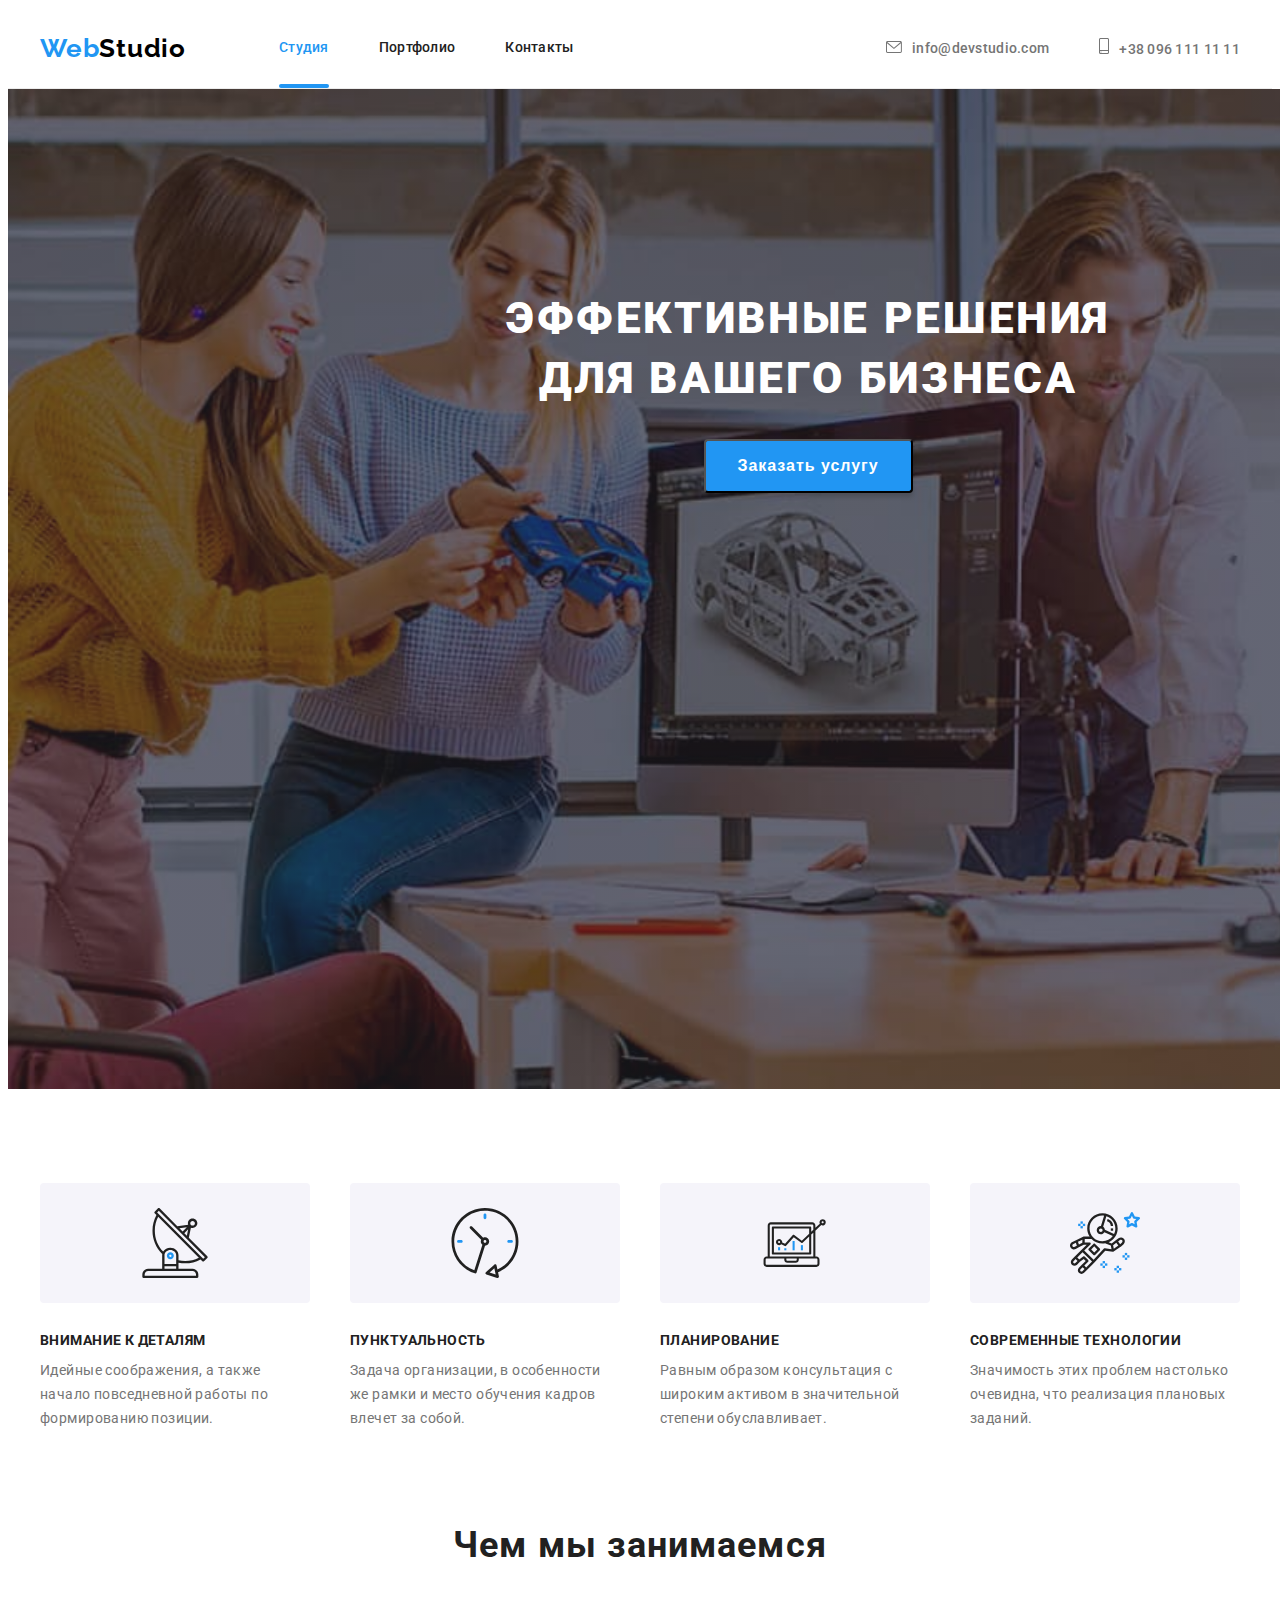
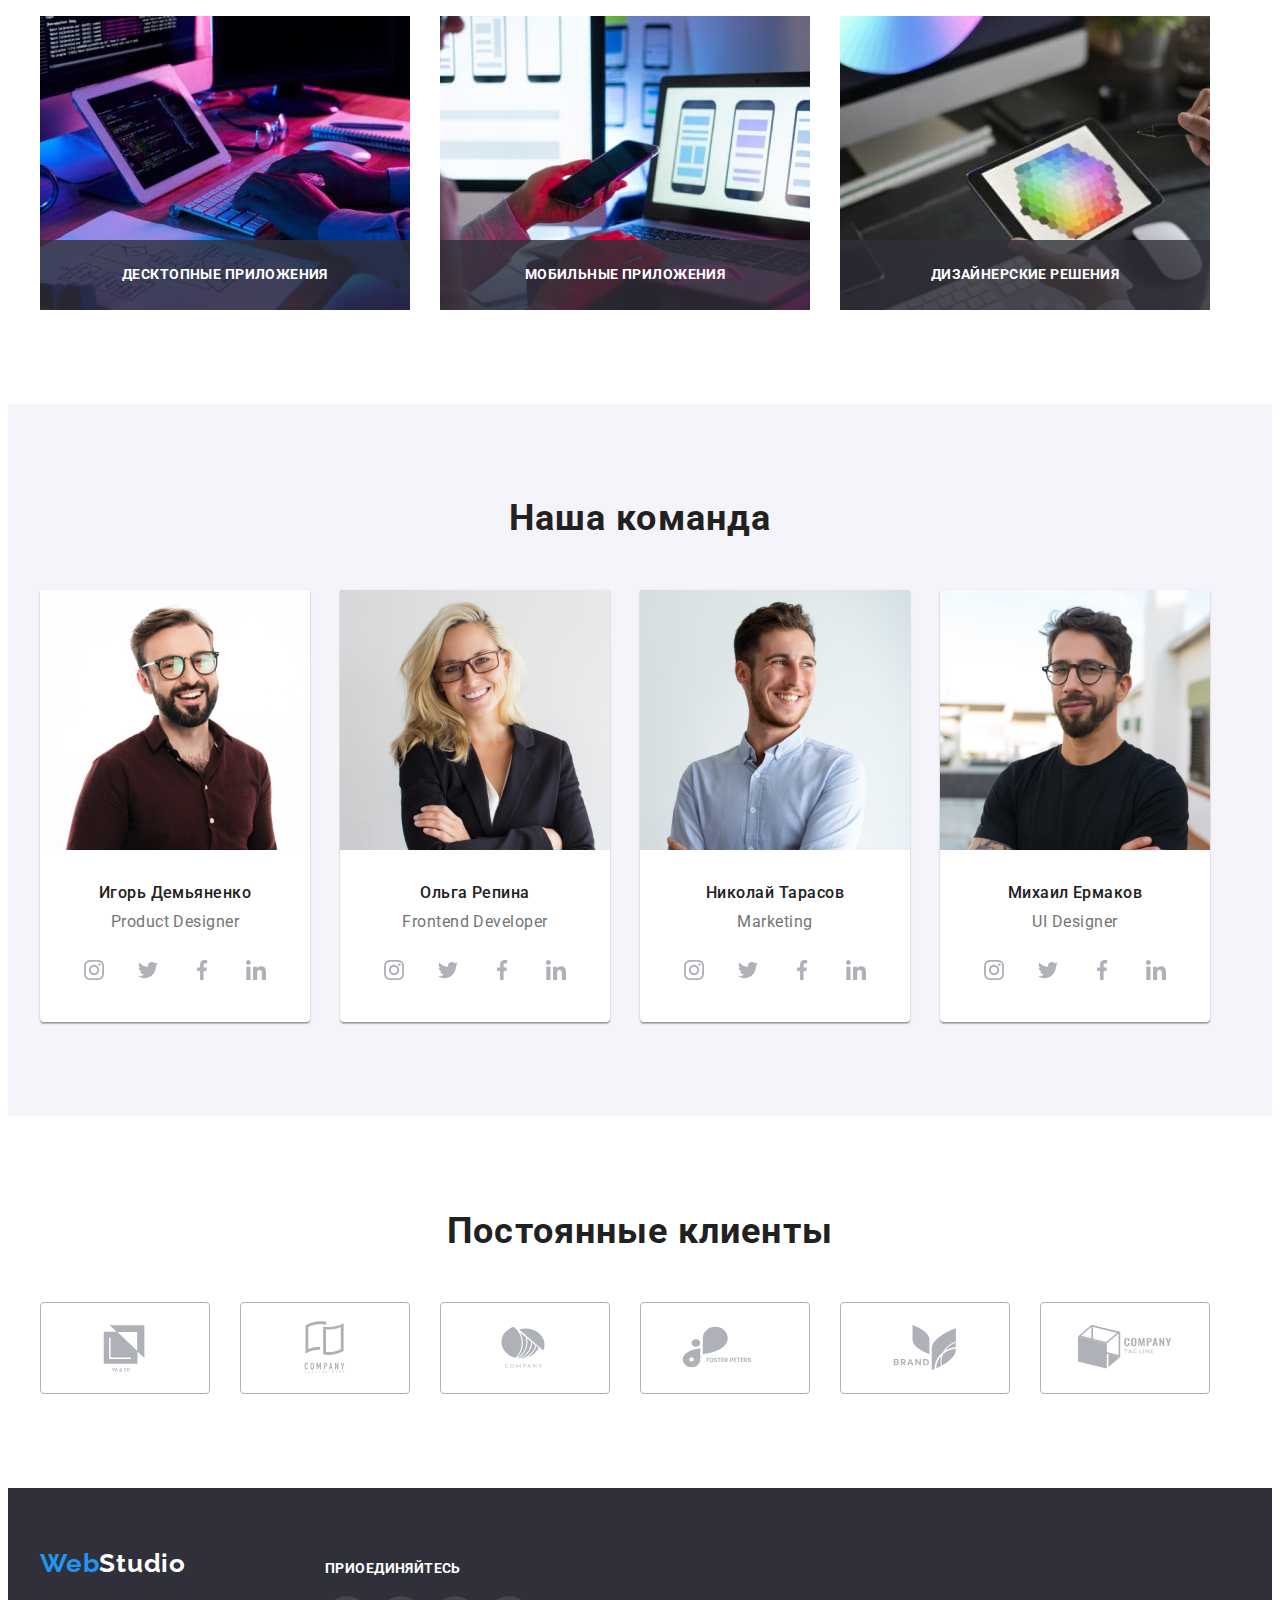
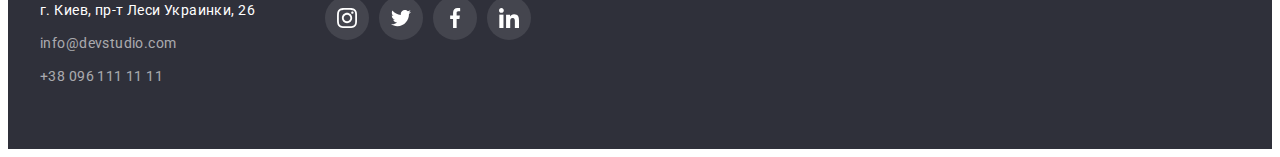
<file: index.html>
<!DOCTYPE html>
<html lang="ru">

<head>
    <meta charset="UTF-8">
    <meta http-equiv="X-UA-Compatible" content="IE=edge">
    <meta name="viewport" content="width=device-width, initial-scale=1.0">
    <title>hw4</title>
    <link rel="stylesheet" href="https://cdnjs.cloudflare.com/ajax/libs/modern-normalize/1.1.0/modern-normalize.min.css"
        integrity="sha512-wpPYUAdjBVSE4KJnH1VR1HeZfpl1ub8YT/NKx4PuQ5NmX2tKuGu6U/JRp5y+Y8XG2tV+wKQpNHVUX03MfMFn9Q=="
        crossorigin="anonymous" referrerpolicy="no-referrer" 
        />
    <link rel="preconnect" href="https://fonts.googleapis.com">
    <link rel="preconnect" href="https://fonts.gstatic.com" crossorigin>
    <link
        href="https://fonts.googleapis.com/css2?family=Montserrat:wght@400;700&family=Raleway:wght@700&family=Roboto:wght@400;500;700;900&display=swap"
        rel="stylesheet">
    <link rel="stylesheet" href="./css/styles.css">  
    <body>
    <header class="header">
        <div class="container">
            <a class="header-logo link" lang="en" href=""><span class="header-logo-second link">Web</span>Studio</a>
            <nav class="header-navgation">
                <ul class='first-header-list list'>
                    <li class="header-item"><a class="header-link-first link" href="./index.html">Студия</a></li>
                    <li class="header-item"><a class="header-link-second link" href="./portfolio.html">Портфолио</a></li>
                    <li class="header-item"><a class="header-link-second link" href="">Контакты</a></li>
                </ul>
            </nav>
            <ul class='second-header-list list'>
                <li><a class="header-mail link" href="mailto:info@devstudio.com"><svg class="contacts-icon" width="16" height="12">
                    <use href="./icons/telmail.svg#icon-envelope"></use>
                </svg>info@devstudio.com</a></li>
                <li><a class="header-tel link" href="tel:+380961111111"><svg class="contacts-icon" width="10" height="16">
                    <use href="./icons/telmail.svg#icon-smartphone"></use>
                </svg>+38 096 111 11 11</a></li>
             </ul>
        </div>
    </header>
    <main>
        <section class="first-main-section">
            <div class="container">
                <h1 class="first-main-title">ЭФФЕКТИВНЫЕ РЕШЕНИЯ<br>ДЛЯ ВАШЕГО БИЗНЕСА</h1>
                <button class="first-main-button" data-modal-open>Заказать услугу</button>
            </div>
        </section>
        <section class="second-main-section">
            <div class="container">
                <ul class="second-main-list list">
                    <li>
                        <p class="second-main-item">
                            <svg class="second-main-icon" width="70" height="70">
                                <use href="./icons/logo4.svg#icon-antenna"></use>
                            </svg>
                        </p>
                        <h3 class="second-main-list-title">ВНИМАНИЕ К ДЕТАЛЯМ</h3>
                        <p class="second-main-list-text">Идейные соображения, а также начало повседневной работы по
                            формированию позиции.</p>
                    </li>
                    <li>
                        <p class="second-main-item">
                            <svg class="second-main-icon" width="70" height="70">
                                <use href="./icons/logo4.svg#icon-clock"></use>
                            </svg>
                        </p>
                        <h3 class="second-main-list-title">ПУНКТУАЛЬНОСТЬ</h3>
                        <p class="second-main-list-text">Задача организации, в особенности же рамки и место обучения кадров
                            влечет за собой.</p>
                    </li>
                    <li>
                        <p class="second-main-item">
                            <svg class="second-main-icon" width="70" height="70">
                                <use href="./icons/logo4.svg#icon-diagram"></use>
                            </svg>
                        </p>
                        <h3 class="second-main-list-title">ПЛАНИРОВАНИЕ</h3>
                        <p class="second-main-list-text">Равным образом консультация с широким активом в значительной
                            степени обуславливает.</p>
                    </li>
                    <li>
                        <p class="second-main-item">
                            <svg class="second-main-icon" width="70" height="70">
                                <use href="./icons/logo4.svg#icon-astronaut"></use>
                            </svg>
                        </p>
                        <h3 class="second-main-list-title">СОВРЕМЕННЫЕ ТЕХНОЛОГИИ</h3>
                        <p class="second-main-list-text">Значимость этих проблем настолько очевидна, что реализация плановых
                            заданий.</p>
                    </li>
                </ul>
            </div>
        </section>
        <section class="third-main-section">
            <div class="container">
                <h2 class="third-main-title">Чем мы занимаемся</h2>
                <ul class="third-main-list list">
                    <li class="third-main-list-title">
                        <div class="third-main-img-text">
                            <img class="third-main-list-title-img" src="img/box1.jpg" alt="рука клава" width="370">
                            <p class="third-main-list-title-text">ДЕСКТОПНЫЕ ПРИЛОЖЕНИЯ</p>
                        </div>
                    </li>
                    <li class="third-main-list-title">
                            <div class="third-main-img-text">
                            <img class="third-main-list-title-img" src="img/box2.jpg" alt="рука телефон" width="370">
                        <p class="third-main-list-title-text">МОБИЛЬНЫЕ ПРИЛОЖЕНИЯ</p>
                        </div>
                    </li>
                    <li class="third-main-list-title">
                        <div class="third-main-img-text">
                            <img class="third-main-list-title-img" src="img/box3.jpg" alt="рука плаешет" width="370">
                            <p class="third-main-list-title-text">ДИЗАЙНЕРСКИЕ РЕШЕНИЯ</p>
                        </div>
                    </li>
                </ul>
            </div>
        </section>
        <section class="fourth-main-section">
            <div class="container">
                <h2 class="fourth-main-title">Наша команда</h2>
                <ul class="fourth-main-list list">
                    <li class="fourth-main-list-block">
                            <img class="fourth-main-img" src="img/img-3.jpg" alt="Product Designer" width="270">
                        <div class="fourth-main-list-tt"> 
                             <p class="fourth-main-list-title">Игорь Демьяненко</p>
                             <p class="fourth-main-list-text" lang="en">Product Designer</p>
                            <ul class="fourth-main-soc-list list">
                                <li class="fourth-main-soc-list-item">
                                    <a href="" class="fourth-main-soc-list-link">
                                        <svg class="fourth-main-soc-icon" width="20" height="20">
                                            <use href="./icons/symbol-defs.svg#icon-instagram"></use>
                                        </svg>
                                    </a>
                                </li>
                                <li class="fourth-main-soc-list-item">
                                    <a href="" class="fourth-main-soc-list-link">
                                        <svg class="fourth-main-soc-icon" width="20" height="20">
                                            <use href="./icons/symbol-defs.svg#icon-twitter"></use>
                                        </svg>
                                    </a>
                                </li>
                                <li class="fourth-main-soc-list-item">
                                    <a href="" class="fourth-main-soc-list-link">
                                        <svg class="fourth-main-soc-icon" width="20" height="20">
                                            <use href="./icons/symbol-defs.svg#icon-facebook"></use>
                                        </svg>
                            
                                    </a>
                                </li>
                                <li class="fourth-main-soc-list-item">
                                    <a href="" class="fourth-main-soc-list-link">
                                        <svg class="fourth-main-soc-icon" width="20" height="20">
                                            <use href="./icons/symbol-defs.svg#icon-linkedin"></use>
                                        </svg>
                                    </a>
                                </li>
                            </ul>
                        </div>
                    </li>
                    <li class="fourth-main-list-block">
                            <img class="fourth-main-img" src="img/img-2.jpg" alt="Frontend Developer" width="270">
                          <div class="fourth-main-list-tt">
                             <p class="fourth-main-list-title">Ольга Репина</p>
                             <p class="fourth-main-list-text" lang="en">Frontend Developer</p>
                            <ul class="fourth-main-soc-list list">
                                <li class="fourth-main-soc-list-item">
                                    <a href="" class="fourth-main-soc-list-link">
                                        <svg class="fourth-main-soc-icon" width="20" height="20">
                                            <use href="./icons/symbol-defs.svg#icon-instagram"></use>
                                        </svg>
                                    </a>
                                </li>
                                <li class="fourth-main-soc-list-item">
                                    <a href="" class="fourth-main-soc-list-link">
                                        <svg class="fourth-main-soc-icon" width="20" height="20">
                                            <use href="./icons/symbol-defs.svg#icon-twitter"></use>
                                        </svg>
                                    </a>
                                </li>
                                <li class="fourth-main-soc-list-item">
                                    <a href="" class="fourth-main-soc-list-link">
                                        <svg class="fourth-main-soc-icon" width="20" height="20">
                                            <use href="./icons/symbol-defs.svg#icon-facebook"></use>
                                        </svg>
                            
                                    </a>
                                </li>
                                <li class="fourth-main-soc-list-item">
                                    <a href="" class="fourth-main-soc-list-link">
                                        <svg class="fourth-main-soc-icon" width="20" height="20">
                                            <use href="./icons/symbol-defs.svg#icon-linkedin"></use>
                                        </svg>
                                    </a>
                                </li>
                            </ul>
                         </div>
                    </li>
                    <li class="fourth-main-list-block">
                            <img class="fourth-main-img" src="img/img-1.jpg" alt="Marketing" width="270">
                        <div class="fourth-main-list-tt">
                            <p class="fourth-main-list-title">Николай Тарасов</p>
                            <p class="fourth-main-list-text" lang="en">Marketing</p>
                            <ul class="fourth-main-soc-list list">
                                <li class="fourth-main-soc-list-item">
                                    <a href="" class="fourth-main-soc-list-link">
                                        <svg class="fourth-main-soc-icon" width="20" height="20">
                                            <use href="./icons/symbol-defs.svg#icon-instagram"></use>
                                        </svg>
                                    </a>
                                </li>
                                <li class="fourth-main-soc-list-item">
                                    <a href="" class="fourth-main-soc-list-link">
                                        <svg class="fourth-main-soc-icon" width="20" height="20">
                                            <use href="./icons/symbol-defs.svg#icon-twitter"></use>
                                        </svg>
                                    </a>
                                </li>
                                <li class="fourth-main-soc-list-item">
                                    <a href="" class="fourth-main-soc-list-link">
                                        <svg class="fourth-main-soc-icon" width="20" height="20">
                                            <use href="./icons/symbol-defs.svg#icon-facebook"></use>
                                        </svg>
                            
                                    </a>
                                </li>
                                <li class="fourth-main-soc-list-item">
                                    <a href="" class="fourth-main-soc-list-link">
                                        <svg class="fourth-main-soc-icon" width="20" height="20">
                                            <use href="./icons/symbol-defs.svg#icon-linkedin"></use>
                                        </svg>
                                    </a>
                                </li>
                            </ul>
                        </div>
                    </li>
                    <li class="fourth-main-list-block">
                            <img class="fourth-main-img" src="img/img.jpg" alt="UI Designer" width="270">
                        <div class="fourth-main-list-tt">
                            <p class="fourth-main-list-title">Михаил Ермаков</p>
                            <p class="fourth-main-list-text" lang="en">UI Designer</p>
                            <ul class="fourth-main-soc-list list">
                                <li class="fourth-main-soc-list-item">
                                    <a href="" class="fourth-main-soc-list-link">
                                        <svg class="fourth-main-soc-icon" width="20" height="20">
                                            <use href="./icons/symbol-defs.svg#icon-instagram"></use>
                                        </svg>
                                    </a>
                                </li>
                                <li class="fourth-main-soc-list-item">
                                    <a href="" class="fourth-main-soc-list-link">
                                        <svg class="fourth-main-soc-icon" width="20" height="20">
                                            <use href="./icons/symbol-defs.svg#icon-twitter"></use>
                                        </svg>
                                    </a>
                                </li>
                                <li class="fourth-main-soc-list-item">
                                    <a href="" class="fourth-main-soc-list-link">
                                        <svg class="fourth-main-soc-icon" width="20" height="20">
                                            <use href="./icons/symbol-defs.svg#icon-facebook"></use>
                                        </svg>

                                    </a>
                                </li>
                                <li class="fourth-main-soc-list-item">
                                    <a href="" class="fourth-main-soc-list-link">
                                        <svg class="fourth-main-soc-icon" width="20" height="20">
                                            <use href="./icons/symbol-defs.svg#icon-linkedin"></use>
                                        </svg>
                                    </a>
                                </li>
                            </ul>
                        </div>
                    </li>
                </ul>
            </div>
        </section>
        <section class="fifth-main-section">
            <div class="container">
                <h2><p class="fifth-main-title">Постоянные клиенты</p></h2>
                <ul class="fifth-main-list list">
                    <li class="fifth-main-list-item">
                        <a href="" class="fifth-main-list-link">
                            <svg class="fifth-main-icon" width="106" height="60">
                                <use href="./icons/logo6.svg#icon-Logo1"></use>
                            </svg>
                        </a>
                    </li>
                    <li class="fifth-main-list-item">
                        <a href="" class="fifth-main-list-link">
                            <svg class="fifth-main-icon" width="106" height="60">
                                <use href="./icons/logo6.svg#icon-Logo2"></use>
                            </svg>
                        </a>
                    </li>
                    <li class="fifth-main-list-item">
                        <a href="" class="fifth-main-list-link">
                            <svg class="fifth-main-icon" width="106" height="60">
                                <use href="./icons/logo6.svg#icon-Logo3"></use>
                            </svg>
                        </a>
                    </li>
                    <li class="fifth-main-list-item">
                        <a href="" class="fifth-main-list-link">
                            <svg class="fifth-main-icon" width="106" height="60">
                                <use href="./icons/logo6.svg#icon-Logo4"></use>
                            </svg>
                        </a>
                    </li>
                    <li class="fifth-main-list-item">
                        <a href="" class="fifth-main-list-link">
                            <svg class="fifth-main-icon" width="106" height="60">
                                <use href="./icons/logo6.svg#icon-Logo5"></use>
                            </svg>
                        </a>
                    </li>
                    <li class="fifth-main-list-item">
                        <a href="" class="fifth-main-list-link">
                            <svg class="fifth-main-icon" width="106" height="60">
                                <use href="./icons/logo6.svg#icon-Logo6"></use>
                            </svg>
                        </a>
                    </li>
                </ul>
            </div>

        </section>
    </main>
    <footer class="footer">
        <div class="container">
            <div class="fottet-block">
                <div class="footer-logo-soc-item">
                    <a class="footer-logo link" lang="en" href=""><span class="footer-logo-second link">Web</span>Studio</a> 
                    <address class="footer-address">г. Киев, пр-т Леси Украинки, 26</address>
                        <ul class="footer-list list">
                            <li class="footer-mail-item"><a class="footer-mail-link link" href="mailto:info@devstudio.com">info@devstudio.com</a></li>
                            <li class="footer-tel-item"><a class="footer-tel-link link" href="tel:+380961111111">+38 096 111 11 11</a></li>
                        </ul>
                </div>
                <div class="fotter-address-soclist">
                        <p class="footer-logo-soc-text">приоединяйтесь</p>
                        <ul class="fotter-soc-list list">
                            <li class="fotter-soc-list-item">
                                <a href="" class="fotter-soc-list-link">
                                    <svg class="fotter-soc-icon" width="20" height="20">
                                        <use href="./icons/symbol-defs.svg#icon-instagram"></use>
                                    </svg>
                                </a>
                            </li>
                            <li class="fotter-soc-list-item">
                                <a href="" class="fotter-soc-list-link">
                                    <svg class="fotter-soc-icon" width="20" height="20">
                                        <use href="./icons/symbol-defs.svg#icon-twitter"></use>
                                    </svg>
                                </a>
                            </li>
                            <li class="fotter-soc-list-item">
                                <a href="" class="fotter-soc-list-link">
                                    <svg class="fotter-soc-icon" width="20" height="20">
                                        <use href="./icons/symbol-defs.svg#icon-facebook"></use>
                                    </svg>
                        
                                </a>
                            </li>
                            <li class="fotter-soc-list-item">
                                <a href="" class="fotter-soc-list-link">
                                    <svg class="fotter-soc-icon" width="20" height="20">
                                        <use href="./icons/symbol-defs.svg#icon-linkedin"></use>
                                    </svg>
                                </a>
                            </li>
                        </ul>
                    </div>
             </div>
                    
        </div>
    </footer>
    <div class="backdrop is-hidden" data-modal>
        <div class="modal">
            <button type="button" class="modal-btn" data-modal-close>
                <svg class="modal-close-icon" width="30" height="30">
                <use href="./icons/symbol-defs.svg#icon-close"></use>
            </svg>
        </button>
        </div>
    </div>

    <script src="./js/modal.js"></script>
</body>

</html>
</file>
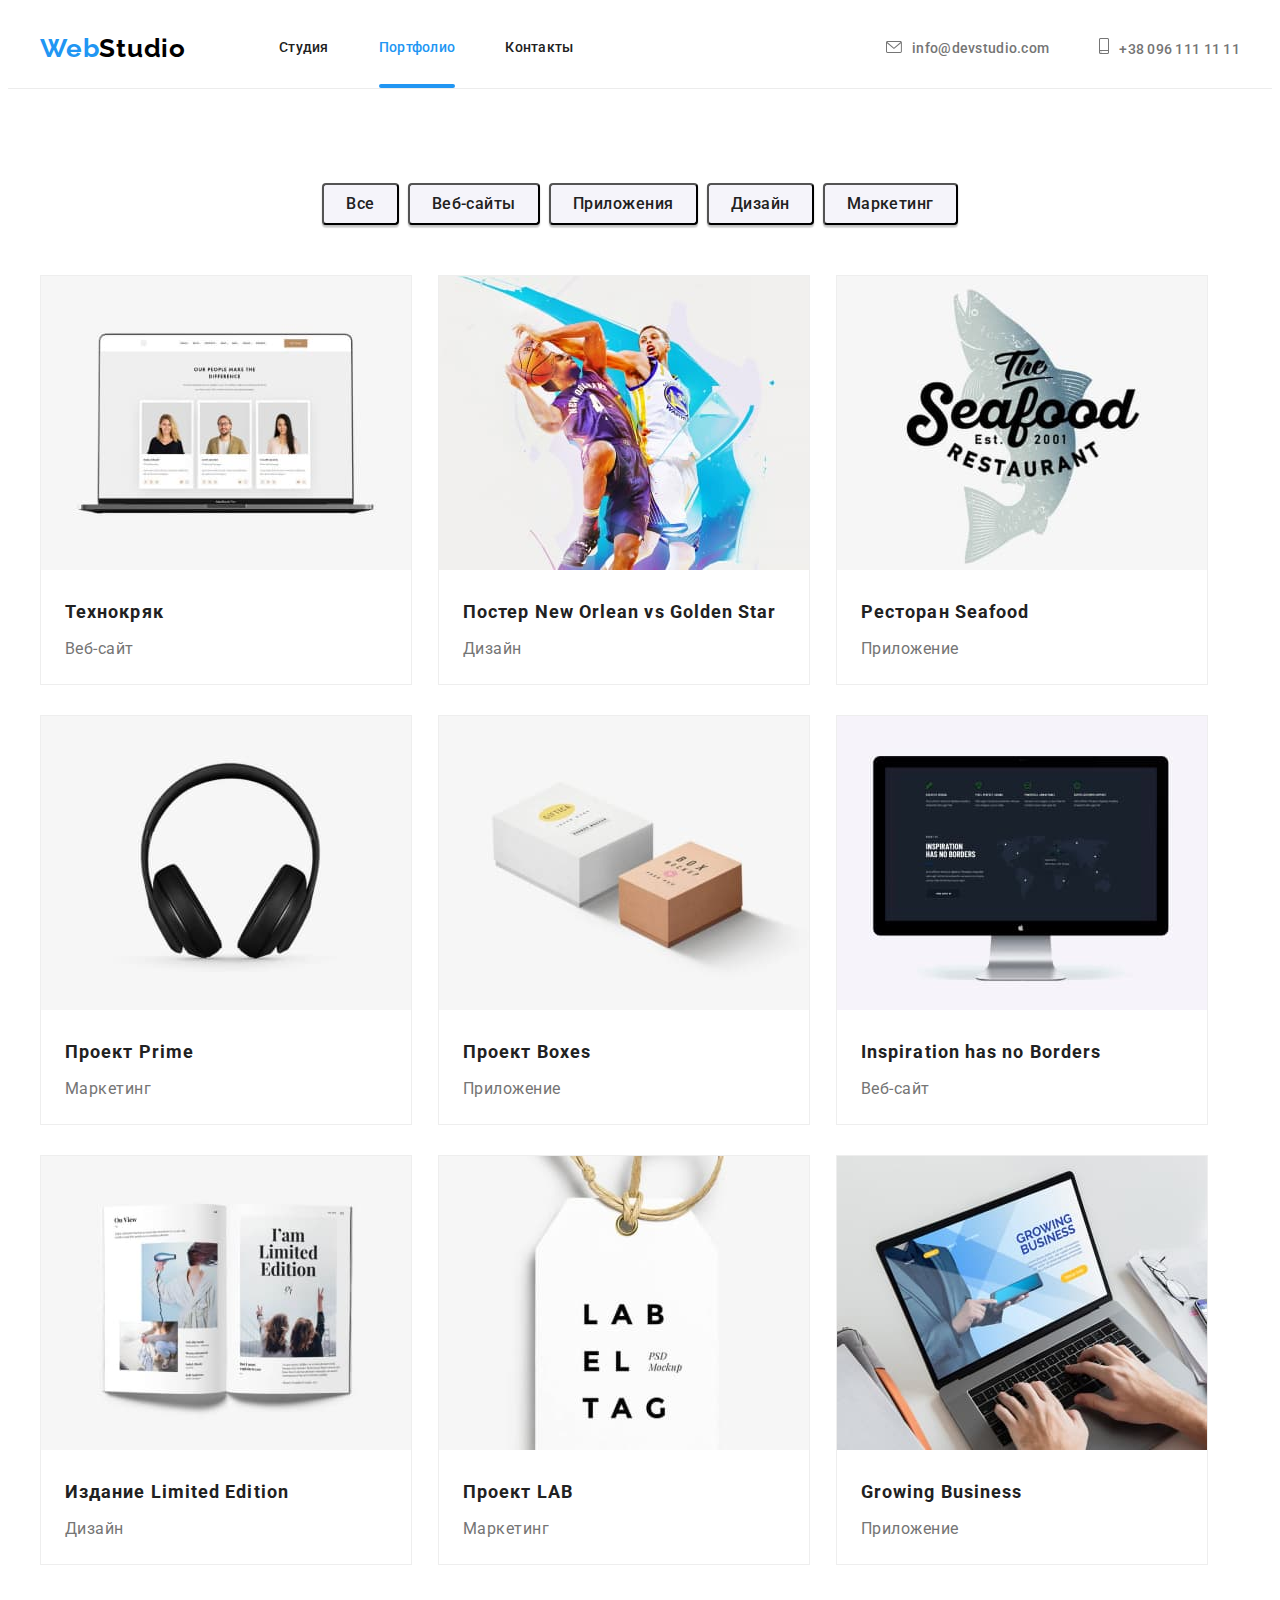
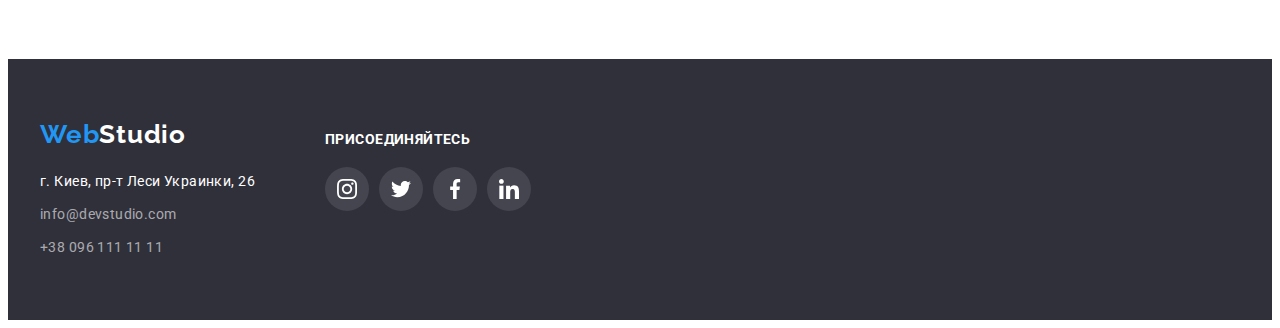
<file: portfolio.html>
<!DOCTYPE html>
<html lang="ru">

<head>
    <meta charset="UTF-8">
    <meta http-equiv="X-UA-Compatible" content="IE=edge">
    <meta name="viewport" content="width=device-width, initial-scale=1.0">
    <title>portfolio</title>
    <link rel="stylesheet" href="https://cdnjs.cloudflare.com/ajax/libs/modern-normalize/1.1.0/modern-normalize.min.css"
    integrity="sha512-wpPYUAdjBVSE4KJnH1VR1HeZfpl1ub8YT/NKx4PuQ5NmX2tKuGu6U/JRp5y+Y8XG2tV+wKQpNHVUX03MfMFn9Q=="
    crossorigin="anonymous" referrerpolicy="no-referrer" 
    />
    <link rel="preconnect" href="https://fonts.googleapis.com">
    <link rel="preconnect" href="https://fonts.gstatic.com" crossorigin>
    <link
        href="https://fonts.googleapis.com/css2?family=Montserrat:wght@400;700&family=Raleway:wght@700&family=Roboto:wght@400;500;700;900&display=swap"
        rel="stylesheet">
    <link rel="stylesheet" href="./css/styles.css">
    <body>
        <header class="header">
            <div class="container">
                <a class="header-logo link" lang="en" href=""><span class="header-logo-second link" >Web</span>Studio</a>
                <nav class="header-navgation">
                    <ul class='first-header-list list'>
                        <li class="header-item"><a class="header-link-second link" href="./index.html">Студия</a></li>
                        <li class="header-item"><a class="header-link-first link" href="./portfolio.html">Портфолио</a></li>
                        <li class="header-item"><a class="header-link-second link" href="">Контакты</a></li>
                    </ul>
                </nav>
                    <ul class='second-header-list list'>
                        <li><a class="header-mail link" href="mailto:info@devstudio.com"><svg class="contacts-icon" width="16" height="12">
                                    <use href="./icons/telmail.svg#icon-envelope"></use>
                                </svg>info@devstudio.com</a></li>
                        <li><a class="header-tel link" href="tel:+380961111111"><svg class="contacts-icon" width="10" height="16">
                                    <use href="./icons/telmail.svg#icon-smartphone"></use>
                                </svg>+38 096 111 11 11</a></li>
                    </ul>
            </div>
        </header>
    <main class="portfolio-main">
        <section class="portfolio-section">
            <div class="container">
                <h1 class="visually-hidden">Портфолио</h1>
                <ul class="portfolio-first-list list">
                    <li class="portfolio-first-list-item"><button class="portfolio-first-list-button">Все</button></li>
                    <li class="portfolio-first-list-item"><button class="portfolio-first-list-button">Веб-сайты</button></li>
                    <li class="portfolio-first-list-item"><button class="portfolio-first-list-button">Приложения</button></li>
                    <li class="portfolio-first-list-item"><button class="portfolio-first-list-button">Дизайн</button></li>
                    <li class="portfolio-first-list-item"><button class="portfolio-first-list-button">Маркетинг</button></li>
                </ul>   
                <ul class="portfolio-second-main-list list">
                    <li class="portfolio-second-main-list-group">
                        <div class="portfolio-img-text-wrap">
                            <a href=""><img src="img/img1-0.jpg" alt="Технокряк" width="370"></a>
                            <p class="portfolio-img-text">Ресурс предлагает комплексные предложения с разным уровнем функционала и сервисов. Все
                                это позволит посетителю получить исчерпывающие сведения о компании или частном лице.</p>
                        </div>
                        <div class="portfolio-second-main-list-tt">
                            <h3 class="portfolio-list-text-first">Технокряк</h3>
                            <p class="portfolio-list-text-second">Веб-сайт</p>
                        </div>
                    <li class="portfolio-second-main-list-group">
                         <div class="portfolio-img-text-wrap">
                            <a href=""><img src="img/img1-1.jpg" alt="Постер New Orlean vs Golden Star" width="370"></a>
                            <p class="portfolio-img-text">Ресурс предлагает комплексные предложения с разным уровнем функционала и сервисов. Все
                                это позволит посетителю получить исчерпывающие сведения о компании или частном лице.</p>
                        </div>
                        <div class="portfolio-second-main-list-tt">
                            <h3 class="portfolio-list-text-first">Постер New Orlean vs Golden Star</h3>
                            <p class="portfolio-list-text-second">Дизайн</p>
                        </div>
                    </li>
                    <li class="portfolio-second-main-list-group">
                        <div class="portfolio-img-text-wrap">
                            <a href=""><img src="img/img1-2.jpg" alt="Ресторан Seafood" width="370"></a>
                            <p class="portfolio-img-text">Ресурс предлагает комплексные предложения с разным уровнем функционала и сервисов. Все
                                это позволит посетителю получить исчерпывающие сведения о компании или частном лице.</p>
                        </div>
                        <div class="portfolio-second-main-list-tt">
                            <h3 class="portfolio-list-text-first">Ресторан Seafood</h3>
                            <p class="portfolio-list-text-second">Приложение</p>
                        </div>
                    </li>
                    <li class="portfolio-second-main-list-group">
                        <div class="portfolio-img-text-wrap">
                            <a href=""><img src="img/img1-3.jpg" alt="Проект Prime" width="370"></a>
                            <p class="portfolio-img-text">Ресурс предлагает комплексные предложения с разным уровнем функционала и сервисов. Все
                                это позволит посетителю получить исчерпывающие сведения о компании или частном лице.</p>
                        </div>
                        <div class="portfolio-second-main-list-tt">
                            <h3 class="portfolio-list-text-first">Проект Prime</h3>
                            <p class="portfolio-list-text-second">Маркетинг</p>
                        </div>
                    </li>
                    <li class="portfolio-second-main-list-group">
                        <div class="portfolio-img-text-wrap">
                            <a href=""><img src="img/img1-4.jpg" alt="PПроект Boxes" width="370"></a>
                            <p class="portfolio-img-text">Ресурс предлагает комплексные предложения с разным уровнем функционала и сервисов. Все
                                это позволит посетителю получить исчерпывающие сведения о компании или частном лице.</p>
                        </div>
                        <div class="portfolio-second-main-list-tt">
                            <h3 class="portfolio-list-text-first">Проект Boxes</h3>
                            <p class="portfolio-list-text-second">Приложение</p>
                        </div>
                    </li>
                    <li class="portfolio-second-main-list-group">
                        <div class="portfolio-img-text-wrap">
                            <a href=""><img src="img/img1-5.jpg" alt="Inspiration has no Borders" width="370"></a>
                            <p class="portfolio-img-text">Ресурс предлагает комплексные предложения с разным уровнем функционала и сервисов. Все
                                это позволит посетителю получить исчерпывающие сведения о компании или частном лице.</p>
                        </div>
                        <div class="portfolio-second-main-list-tt">
                            <h3 class="portfolio-list-text-first">Inspiration has no Borders</h3>
                            <p class="portfolio-list-text-second">Веб-сайт</p>
                        </div>
                    </li>
                    <li class="portfolio-second-main-list-group">
                        <div class="portfolio-img-text-wrap">
                            <a href=""><img src="img/img1-6.jpg" alt="Издание Limited Edition" width="370"></a>
                            <p class="portfolio-img-text">Ресурс предлагает комплексные предложения с разным уровнем функционала и сервисов. Все
                                это позволит посетителю получить исчерпывающие сведения о компании или частном лице.</p>
                        </div>
                        <div class="portfolio-second-main-list-tt">
                            <h3 class="portfolio-list-text-first">Издание Limited Edition</h3>
                            <p class="portfolio-list-text-second">Дизайн</p>
                        </div>
                    </li>
                    <li class="portfolio-second-main-list-group">
                        <div class="portfolio-img-text-wrap">
                            <a href=""><img src="img/img1-7.jpg" alt="Проект LAB" width="370"></a>
                            <p class="portfolio-img-text">Ресурс предлагает комплексные предложения с разным уровнем функционала и сервисов. Все
                                это позволит посетителю получить исчерпывающие сведения о компании или частном лице.</p>
                        </div>
                        <div class="portfolio-second-main-list-tt">
                            <h3 class="portfolio-list-text-first">Проект LAB</h3>
                            <p class="portfolio-list-text-second">Маркетинг</p>
                        </div>
                    </li>
                    <li class="portfolio-second-main-list-group">
                        <div class="portfolio-img-text-wrap">
                            <a href=""><img src="img/img1-8.jpg" alt="Growing Business" width="370"></a>
                            <p class="portfolio-img-text">Ресурс предлагает комплексные предложения с разным уровнем функционала и сервисов. Все
                                это позволит посетителю получить исчерпывающие сведения о компании или частном лице.</p>
                        </div>
                        <div class="portfolio-second-main-list-tt">
                            <h3 class="portfolio-list-text-first">Growing Business</h3>
                            <p class="portfolio-list-text-second">Приложение</p>
                        </div>
                    </li>
                </ul>
            </div>
        </section>
    </main>
    <footer class="footer">
        <div class="container">
            <div class="fottet-block">
                <div class="footer-logo-soc-item">
                    <a class="footer-logo link" lang="en" href=""><span class="footer-logo-second link">Web</span>Studio</a>
                    <address class="footer-address">г. Киев, пр-т Леси Украинки, 26</address>
                    <ul class="footer-list list">
                        <li class="footer-mail-item"><a class="footer-mail-link link"
                                href="mailto:info@devstudio.com">info@devstudio.com</a></li>
                        <li class="footer-tel-item"><a class="footer-tel-link link" href="tel:+380961111111">+38 096 111 11
                                11</a></li>
                    </ul>
                </div>
                <div class="fotter-address-soclist">
                    <p class="footer-logo-soc-text">присоединяйтесь</p>
                    <ul class="fotter-soc-list list">
                        <li class="fotter-soc-list-item">
                            <a href="" class="fotter-soc-list-link">
                                <svg class="fotter-soc-icon" width="20" height="20">
                                    <use href="./icons/symbol-defs.svg#icon-instagram"></use>
                                </svg>
                            </a>
                        </li>
                        <li class="fotter-soc-list-item">
                            <a href="" class="fotter-soc-list-link">
                                <svg class="fotter-soc-icon" width="20" height="20">
                                    <use href="./icons/symbol-defs.svg#icon-twitter"></use>
                                </svg>
                            </a>
                        </li>
                        <li class="fotter-soc-list-item">
                            <a href="" class="fotter-soc-list-link">
                                <svg class="fotter-soc-icon" width="20" height="20">
                                    <use href="./icons/symbol-defs.svg#icon-facebook"></use>
                                </svg>
    
                            </a>
                        </li>
                        <li class="fotter-soc-list-item">
                            <a href="" class="fotter-soc-list-link">
                                <svg class="fotter-soc-icon" width="20" height="20">
                                    <use href="./icons/symbol-defs.svg#icon-linkedin"></use>
                                </svg>
                            </a>
                        </li>
                    </ul>
                </div>
            </div>
    
        </div>
    </footer>
</body>

</html>
</file>
<file: css/styles.css>
:root {
    --header-color-first: #757575;
    --header-color-second: #2196F3;
    --header-color-third: #212121;
    --title-color-first: #757575;
    --title-color-second: #FFFFFF;
    --main-btn-color: #2196F3;
    --main-btn-title-color: #FFFFFF;
    --main-title-color-first: #212121;
    --main-title-color-second: #757575;
}

body {
    font-family: roboto, Tahoma, sans-serif;
}
p,
h1,
h2,
h3,
h4,
h5,
h6 {
    margin: 0;
}
ul,
ol {
    padding-left: 0;
    margin: 0;
}
button {
    cursor: pointer;
}

.link {
    text-decoration: none;
}

.list {
    list-style: none;
}
.container {
    width: 1200px;
    padding-left: 15px;
    padding-right: 15px;
    margin: 0 auto;
}

/* ---------------------------header------------------------------- */
.header {
    background: #FFFFFF;
    border-bottom: 1px solid #ECECEC;
}

.header-logo {
    font-family:'Raleway',Tahoma, sans-serif;
    font-weight: 700;
    font-size: 26px;
    line-height: 1.19;
    letter-spacing: 0.03em;
    color:#000000;
    margin-right: 93px;
   }

.header-logo-second {
    font-family:'Raleway',Tahoma, sans-serif;
    font-weight: 700;
    font-size: 26px;
    line-height: 1.19;
    letter-spacing: 0.03em;
    color:var(--header-color-second)
}
.first-header-list {
    display: flex;
}

.second-header-list {
    display: flex;
    align-items: center;
    margin-left: auto;
}

.header .container {
    display: flex;
    align-items: center;
}

.header-link-first {
    font-weight: 500;
    font-size: 14px;
    line-height: 1.14;
    letter-spacing: 0.02em;
    color: var(--header-color-second);
    display: block;
    padding-bottom: 32px;
    padding-top: 32px;
    position: relative;
}

.header-link-first::after{
    content: "";
    width: 100%;
    height: 4px;
    background: #2196F3;
    border-radius: 2px;
    display: block;
    bottom: 0;
    position: absolute;
    
}

.header-link-second {
    font-weight: 500;
    font-size: 14px;
    line-height: 1.14;
    letter-spacing: 0.02em;
    display: block;
    padding-bottom: 32px;
    padding-top: 32px;
    color: var(--header-color-third);
    transition: color 250ms cubic-bezier(0.4, 0, 0.2, 1);
}

.header-item:not(:last-child) {
    margin-right: 50px;
}

.header-link-second:hover {
    color: var(--header-color-second)
}

.header-link-second:focus {
    color: var(--header-color-second)
}

.header-mail {
    font-weight: 500;
    font-size: 14px;
    line-height: 1.14;
    letter-spacing: 0.02em;
    color: var(--header-color-first);
    transition: color 250ms cubic-bezier(0.4, 0, 0.2, 1);
}
.header-mail:hover {
    color:var(--header-color-second)
}
.header-mail:focus {
    color:var(--header-color-second)
}
.header-tel {
    font-weight: 500;
    font-size: 14px;
    line-height: 1.14;
    letter-spacing: 0.02em;
    color: var(--header-color-first);
    margin-left: 50px;
    transition: color 250ms cubic-bezier(0.4, 0, 0.2, 1);
}
.contacts-icon{
    fill: currentColor;
    margin-right: 10px;
    align-items: center;
    
}
.header-tel:hover {
    color: var(--header-color-second)
}

.header-tel:focus {
    color: var(--header-color-second)
}
/* ---------------------------main------------------------------- */

.first-main-title {
    font-weight: 900;
    font-size: 44px;
    line-height: 1.36;
    text-align: center;
    letter-spacing: 0.06em;
    color: var(--title-color-second);
    margin-bottom: 30px;
}

.first-main-section {
    padding-top: 200px;
    padding-bottom: 200px;
    width: 1600px;
    height: 600px;
    margin:0 auto;
    background-size: cover;
    max-width: 1600px;
    background-color: rgba(47, 48, 58, 0.4);
    background-image:linear-gradient(
    rgba(47, 48, 58, 0.4), 
    rgba(47, 48, 58, 0.4)), 
    url(../img/herobg.jpg);
    background-position:center;
    background-repeat: no-repeat;
    

}
.first-main-section .container{
    text-align: center;
}
.first-main-button {
    background-color: var(--main-btn-color);
    font-weight: 700;
    font-size: 16px;
    line-height: 1.88;   
    text-align: center;
    letter-spacing: 0.06em;
    color: var(--main-btn-title-color);
    padding: 10px 32px;
    box-shadow: 0px 4px 4px rgba(0, 0, 0, 0.15);
    border-radius: 4px;
    transition: background-color 250ms cubic-bezier(0.4, 0, 0.2, 1);
    }

.first-main-button:hover {
    background-color: #188CE8;
}
.first-main-button:focus {
    background-color: #188CE8;
}
.second-main-section {
    padding-top: 94px;
    padding-bottom: 94px;
}

.second-main-list {
    display: flex;
    justify-content: space-between;
}

.second-main-item{
    width: 270px;
    height: 120px;
    background: #F5F4FA;
    border-radius: 4px;
    display:flex;
    justify-content: center;
    align-items: center;
    margin-bottom: 30px;
}
.second-main-list-title {
    font-weight: 700;
    font-size: 14px;
    line-height: 1.14;
    letter-spacing: 0.03em;
    color: var(--main-title-color-first);
    margin-bottom: 10px;
}

.second-main-list-text {
    font-size: 14px;
    line-height: 1.71;
    letter-spacing: 0.03em;
    color: var(--main-title-color-second);
    max-width: 270px;
}

.third-main-section{
padding-bottom: 94px;
}
.third-main-list{
    display: flex;
    }

.third-main-list-title:not(:last-child) {
    margin-right: 30px;
}

.third-main-title {
    font-weight: 700;
    font-size: 36px;
    line-height: 1.16;
    text-align: center;
    letter-spacing: 0.03em;
    color: var(--main-title-color-first);
    margin-bottom: 50px;
}
.third-main-list-title-img{
    display: flex;
}
.third-main-img-text{
    position: relative;
}

.third-main-list-title-text{
position: absolute;
width: 370px;
height: 70px;
font-weight: 700;
font-size: 14px;
bottom:0;
line-height: 1.14;
display: flex;
align-items: center;
justify-content: center;
letter-spacing: 0.03em;
text-transform: uppercase;
color: #FFFFFF;
background: rgba(47, 48, 58, 0.8);
}
.fourth-main-section {
    background: #F5F4FA;
    padding-top: 94px;
    padding-bottom: 94px;

}

.fourth-main-title {
    font-weight: 700;
    font-size: 36px;
    line-height: 1.16;
    text-align: center;
    letter-spacing: 0.03em;
    color: var(--main-title-color-first);
    margin-bottom: 50px
}

.fourth-main-list {
    display: flex
}

.fourth-main-list-block {
    width: 270px;
    background: #FFFFFF;
    box-shadow: 0px 1px 3px rgba(0, 0, 0, 0.12),
    0px 1px 1px rgba(0, 0, 0, 0.14),
    0px 2px 1px rgba(0, 0, 0, 0.2);
    border-radius: 0px 0px 4px 4px;
}
.fourth-main-list-block:not(:last-child) {
    margin-right: 30px;
}

.fourth-main-list-tt{
    padding-top: 30px;
    padding-bottom: 30px;
}
.fourth-main-list-title {
    font-weight: 500;
    font-size: 16px;
    line-height: 1.18;
    text-align: center;
    letter-spacing: 0.03em;
    color: var(--main-title-color-first);
    margin-bottom: 10px;
    
}

.fourth-main-list-text {
    font-size: 16px;
    line-height: 1.18;
    letter-spacing: 0.03em;
    text-align: center;
    color: var(--main-title-color-second);
    margin-bottom: 16px;
}
.fourth-main-soc-list-link{
    width: 44px;
    height: 44px;
    background-color:#FFFFFF;
    border-radius: 50%;
    display:flex;
    justify-content: center;
    align-items: center;
    color: #AFB1B8;
    transition: color 250ms cubic-bezier(0.4, 0, 0.2, 1),
    background-color 250ms cubic-bezier(0.4, 0, 0.2, 1);
}

.fourth-main-soc-icon{
    fill: currentColor;
}

.fourth-main-soc-list-link:hover{
    background-color: #2196F3;
    color: #FFFFFF;
}

.fourth-main-soc-list-link:focus {
    background-color: #2196F3;
    color: #FFFFFF;
}
.fourth-main-soc-list{
    display: flex;
    justify-content: center;
}
.fourth-main-soc-list-item + .fourth-main-soc-list-item{
    margin-left: 10px;
}
.fifth-main-section{
    padding-top: 94px;
    padding-bottom: 94px;
}
.fifth-main-title{
    font-size: 36px;
    line-height: 42px;
    text-align: center;
    letter-spacing: 0.03em;
    color: #212121;
    margin-bottom: 50px;
}
.fifth-main-list{
    display: flex;
}

.fifth-main-list-item +.fifth-main-list-item{
    margin-left: 30px;
}
.fifth-main-list-link{
    width: 170px;
    height: 92px;
    border: 1px solid #AFB1B8;
    box-sizing: border-box;
    border-radius: 4px;
    fill: #AFB1B8;
    display:flex;
    justify-content: center;
    align-items: center;
    transition: fill 250ms cubic-bezier(0.4, 0, 0.2, 1),
    border 250ms cubic-bezier(0.4, 0, 0.2, 1);
}
.fifth-main-list-link:hover{
    fill: #2196F3;
    border: 1px solid #2196F3;
}
.fifth-main-list-link:focus {
    fill: #2196F3;
    border: 1px solid #2196F3;
}


.fifth-main-icon{
    fill: currentFill;
}

/* ---------------------------footer------------------------------- */
.footer {
    background-color: #2F303A;
    padding-top: 60px;
    padding-bottom: 60px;
}
.footer-logo {
    font-family:'Raleway', Tahoma, sans-serif;
    font-weight: 700;
    font-size: 26px;
    line-height: 1.19;
    letter-spacing: 0.03em;
    color:var(--title-color-second)
}

.footer-logo-second {
    font-family:'Raleway', Tahoma, sans-serif;
    font-weight: 700;
    font-size: 26px;
    line-height: 1.19;
    letter-spacing: 0.03em;
    color:var(--header-color-second)
}

.footer-logo-soc-text{
    font-weight: 700;
    font-size: 14px;
    line-height: 16px;
    letter-spacing: 0.03em;
    text-transform: uppercase;
    color: #FFFFFF;
    margin-bottom: 20px;
}

.footer-address {
    font-style: normal;
    font-size: 14px;
    line-height: 1.71;
    letter-spacing: 0.03em;
    color:var(--title-color-second);
    margin-top: 20px;
    margin-bottom: 9px;
}
.fotter-address-soclist{
    margin-left: 70px;
    margin-top: 12px;
    
}
.fottet-block{
    display: flex;
}
 

.fotter-soc-list-link {
    width: 44px;
    height: 44px;
    background-color:rgba(255, 255, 255, 0.1);
    font-weight: 700;
    font-size: 14px;
    line-height: 16px;
    letter-spacing: 0.03em;
    text-transform: uppercase;
    color: #FFFFFF;
    border-radius: 50%;
    display: flex;
    justify-content: center;
    align-items: center;
    transition: color 250ms cubic-bezier(0.4, 0, 0.2, 1),
    background-color 250ms cubic-bezier(0.4, 0, 0.2, 1);
}

.fotter-soc-icon {
    fill: currentColor;
}

.fotter-soc-list-link:hover {
    background-color: #2196F3;
    color: #FFFFFF;
}

.fotter-soc-list-link:focus {
    background-color: #2196F3;
    color: #FFFFFF;
}

.fotter-soc-list {
    display: flex;
    justify-content: center;
}

.fotter-soc-list-item +.fotter-soc-list-item {
    margin-left: 10px;
}

.footer-mail-link {
    font-size: 14px;
    line-height: 1.71;
    letter-spacing: 0.03em;
    color: rgba(255, 255, 255, 0.6);
    margin-bottom: 9px;
    transition: color 250ms cubic-bezier(0.4, 0, 0.2, 1);
}
.footer-mail-item{
    margin-bottom: 9px;
}
.footer-mail-link:hover {
    color: var(--title-color-second)
}
.footer-mail-link:focus {
    color: var(--title-color-second)
}
.footer-tel-link {
    font-size: 14px;
    line-height: 1.71;
    letter-spacing: 0.03em;
    color: rgba(255, 255, 255, 0.6);
    transition: color 250ms cubic-bezier(0.4, 0, 0.2, 1);
    
}
.footer-tel-link:hover {
    color: var(--title-color-second)
}

.footer-tel-link:focus {
    color: var(--title-color-second)
}
/* ---------------------------modal-window------------------------------- */
.backdrop{
    position: fixed;
    top: 0;
    width: 100%;
    height: 100%;
    background: rgba(0, 0, 0, 0.2);
    border: 1px solid #000000;
    box-sizing: border-box;
    box-shadow: 0px 4px 4px rgba(0, 0, 0, 0.25);
    transition: visibility 15000ms cubic-bezier(0.4, 0, 0.2, 1), 
    opacity 1500ms cubic-bezier(0.4, 0, 0.2, 1);
    
}
.modal{
    width: 528px;
    height: 581px;
    background: #FFFFFF;
    position: absolute;
    top: 50%;
    left: 50%;
    transform: translate(-50%, -50%) scale(1) rotate(0deg);
    
}

.backdrop.is-hidden .modal{
    transform: scale(0.5) rotate(290deg);
}
.modal-btn{
    position: absolute;
    width: 30px;
    height: 30px;
    left: 490px;
    top: 8px;
    border-radius: 50%;
    background: #FFFFFF;
    border: 1px solid rgba(0, 0, 0, 0.1);
    box-sizing: border-box;
    display: flex;
    align-items: center;
    justify-content: center;
}
.is-hidden{
    opacity: 0;
    pointer-events: none;
    visibility: hidden;
}
/* ---------------------------portfolio------------------------------- */
.portfolio-section {
    padding-top: 94px;
    padding-bottom: 94px;
}

.portfolio-first-list {
    margin-bottom: 50px;
}
.portfolio-first-list {
    display: flex;
    justify-content: center;
}

.portfolio-first-list-item:not(:last-child) {
    margin-right: 9px;
}

.portfolio-first-list-button {
    font-family: roboto, Tahoma, sans-serif;
    background-color: #F5F4FA;
    font-weight: 500;
    font-size: 16px;
    line-height: 1.62;
    text-align: center;
    letter-spacing: 0.03em;
    color: #212121;
    padding: 6px 22px; 
    box-shadow: 0px 3px 1px rgba(0, 0, 0, 0.1),
    0px 1px 2px rgba(0, 0, 0, 0.08),
    0px 2px 2px rgba(0, 0, 0, 0.12);
    border-radius: 4px;
    transition: color 250ms cubic-bezier(0.4, 0, 0.2, 1),
    background-color 250ms cubic-bezier(0.4, 0, 0.2, 1);
}

.portfolio-first-list-button:hover {
    background-color:var(--main-btn-color);
    color: var(--main-btn-title-color);
}

.portfolio-first-list-button:focus {
    background-color: var(--main-btn-color);
    color: var(--main-btn-title-color);
}

.portfolio-second-main-list{
    display: flex;
    flex-wrap: wrap
}

.portfolio-second-main-list-group:not(:nth-last-child(-n+3)){
    margin-bottom: 30px;
}

.portfolio-second-main-list-group:not(:nth-last-child(3n+1)){
    margin-right: 26px;
}

.portfolio-second-main-list-group {
    background: #FFFFFF;
    border: 1px solid #EEEEEE;
    box-sizing: border-box;
    transition: color 250ms cubic-bezier(0.4, 0, 0.2, 1);
}
.portfolio-second-main-list-group:hover{
    box-shadow: 0px 1px 1px rgba(0, 0, 0, 0.12),
    0px 4px 4px rgba(0, 0, 0, 0.06),
    1px 4px 6px rgba(0, 0, 0, 0.16);
}
.portfolio-second-main-list-group:focus {
    box-shadow: 0px 1px 1px rgba(0, 0, 0, 0.12),
        0px 4px 4px rgba(0, 0, 0, 0.06),
        1px 4px 6px rgba(0, 0, 0, 0.16);
}
.portfolio-img-text-wrap{
    position: relative;
    overflow: hidden;

}
.portfolio-img-text{
    position: absolute;
    font-style: normal;
    font-weight: 400;
    font-size: 18px;
    line-height: 1.56;
    letter-spacing: 0.03em;
    color: #FFFFFF;
    background: rgba(33, 150, 243, 0.9);
    height: 100%;
    top: 0;
    padding: 63px 24px;
    transform: translateY(100%);
    transition: transform 250ms cubic-bezier(0.4, 0, 0.2, 1);

}
.portfolio-second-main-list-group:hover .portfolio-img-text{
    transform: translateY(0%);
}
.portfolio-list-text-first {
    font-weight: 700;
    font-size: 18px;
    line-height: 2;
    letter-spacing: 0.06em;
    color: var(--main-title-color-first);
    margin-bottom: 4px;
}

.portfolio-list-text-second {
    font-size: 16px;
    line-height: 1.88;
    letter-spacing: 0.03em;
    color: var(--main-title-color-second)
}
.portfolio-second-main-list-tt{
    padding: 20px 24px
}

.portfolio-second-main-list-group {
    background: #FFFFFF;
}

.visually-hidden {
display: none;
}
</file>
